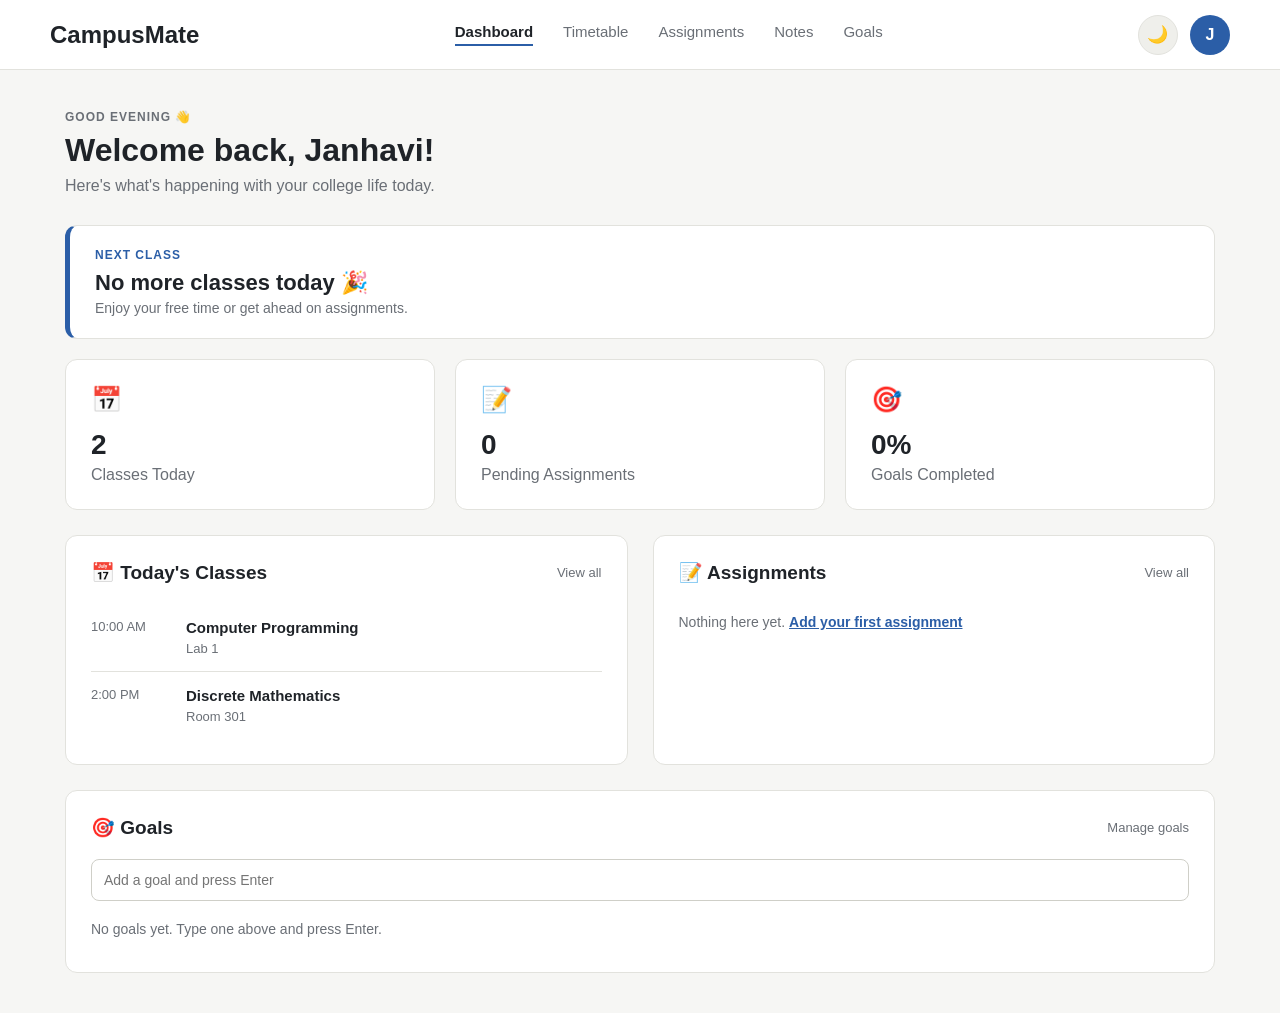
<file: index.html>
<!DOCTYPE html>
<html lang="en">
<head>
    <meta charset="UTF-8">
    <meta name="viewport" content="width=device-width, initial-scale=1.0">
    <title>CampusMate</title>
    <link rel="stylesheet" href="style.css">
</head>

<body>

    <header id="header"></header>

    <main>

        <section class="welcome">
            <p class="small-text" id="greeting"></p>
            <h1 id="welcome-name"></h1>
            <p>Here's what's happening with your college life today.</p>
        </section>

        <a class="alert" id="overdue-alert" href="assignments.html#overdue"></a>

        <section class="next-class" id="next-class"></section>

        <section class="stats">
            <a class="stat-card" href="timetable.html">
                <span>📅</span>
                <h3 id="classes-count">0</h3>
                <p>Classes Today</p>
            </a>
            <a class="stat-card" href="assignments.html">
                <span>📝</span>
                <h3 id="pending-count">0</h3>
                <p>Pending Assignments</p>
            </a>
            <a class="stat-card" href="goals.html">
                <span>🎯</span>
                <h3 id="progress-count">0%</h3>
                <p>Goals Completed</p>
            </a>
        </section>

        <section class="content">
            <div class="card">
                <div class="card-header">
                    <h2>📅 Today's Classes</h2>
                    <a href="timetable.html">View all</a>
                </div>
                <div id="today-classes"></div>
            </div>

            <div class="card">
                <div class="card-header">
                    <h2>📝 Assignments</h2>
                    <a href="assignments.html">View all</a>
                </div>
                <div id="dash-assignments"></div>
            </div>
        </section>

        <section class="card goals">
            <div class="card-header">
                <h2>🎯 Goals</h2>
                <a href="goals.html">Manage goals</a>
            </div>
            <div class="add-row">
                <input type="text" id="dash-goal-input" placeholder="Add a goal and press Enter" aria-label="New goal"
                       onkeydown="if (event.key === 'Enter') dashAddGoal()">
            </div>
            <div id="dash-goals"></div>
        </section>

    </main>

    <script src="script.js"></script>
    <script>
        renderHeader("dashboard");
        showDashboard();
    </script>
</body>
</html>
</file>
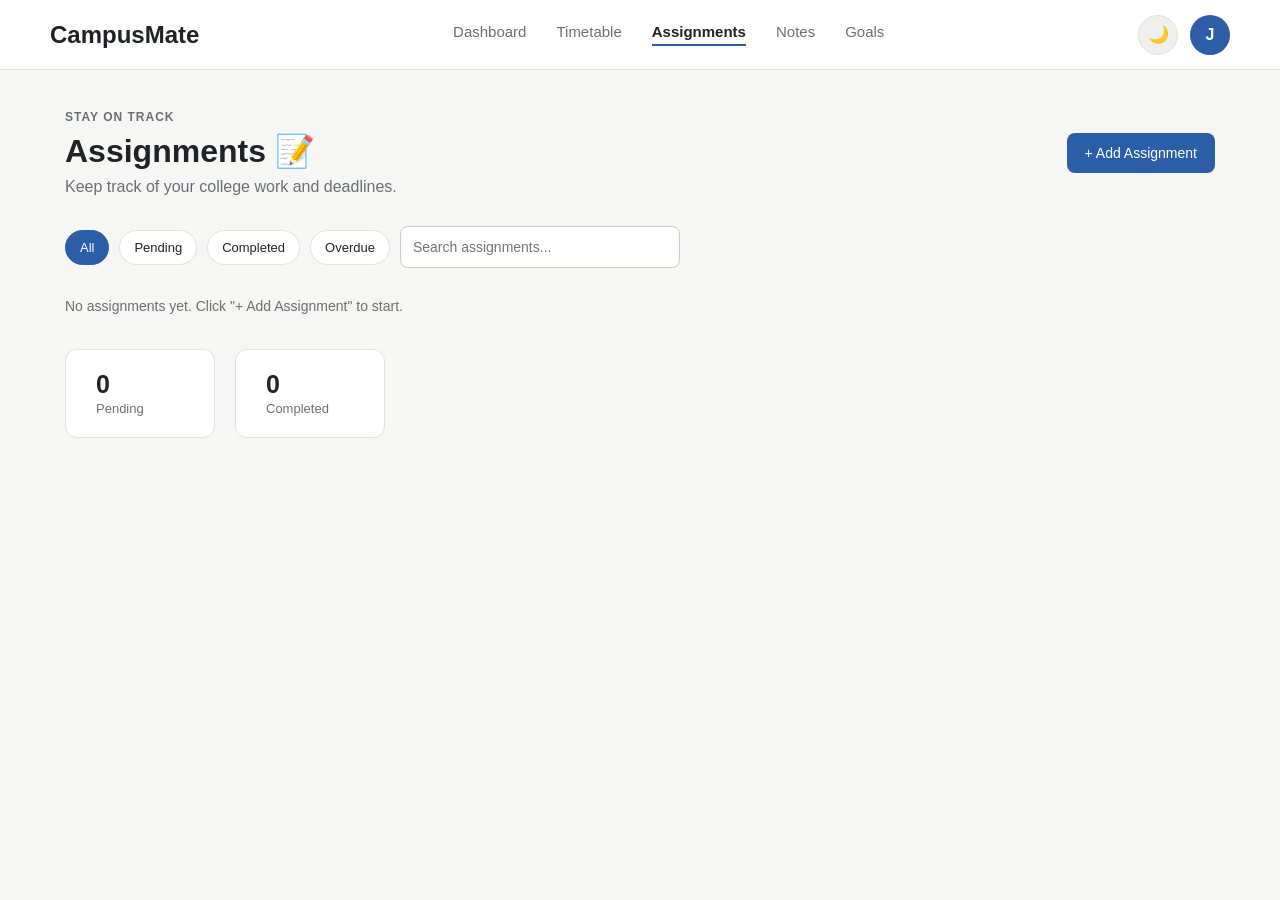
<file: assignments.html>
<!DOCTYPE html>
<html lang="en">
<head>
    <meta charset="UTF-8">
    <meta name="viewport" content="width=device-width, initial-scale=1.0">
    <title>Assignments - CampusMate</title>
    <link rel="stylesheet" href="style.css">
</head>

<body>

    <header id="header"></header>

    <main>

        <section class="welcome assignment-heading">
            <div>
                <p class="small-text">STAY ON TRACK</p>
                <h1>Assignments 📝</h1>
                <p>Keep track of your college work and deadlines.</p>
            </div>
            <button class="add-button" onclick="openAssignmentForm()">+ Add Assignment</button>
        </section>

        <div id="assignment-form" class="form-card">
            <h2 id="form-title">Add New Assignment</h2>
            <p class="form-error"></p>
            <label class="label-small" for="subject">Subject</label>
            <input type="text" id="subject" list="subject-list" placeholder="e.g. Web Technology" autocomplete="off">
            <datalist id="subject-list"></datalist>
            <label class="label-small" for="title">Title</label>
            <input type="text" id="title" placeholder="e.g. HTML & CSS assignment">
            <label class="label-small" for="due-date">Due date</label>
            <input type="date" id="due-date">
            <label class="label-small" for="priority">Priority</label>
            <select id="priority">
                <option value="high">High</option>
                <option value="medium" selected>Medium</option>
                <option value="low">Low</option>
            </select>
            <button class="save-button" id="save-assignment" onclick="saveAssignment()">Add Assignment</button>
            <button class="cancel-button" onclick="closeAssignmentForm()">Cancel</button>
        </div>

        <div class="toolbar">
            <button class="filter-button active" data-filter="all" onclick="setFilter('all')">All</button>
            <button class="filter-button" data-filter="pending" onclick="setFilter('pending')">Pending</button>
            <button class="filter-button" data-filter="completed" onclick="setFilter('completed')">Completed</button>
            <button class="filter-button" data-filter="overdue" onclick="setFilter('overdue')">Overdue</button>
            <input type="text" class="search-box" placeholder="Search assignments..." aria-label="Search assignments" oninput="setSearch(this.value)">
        </div>

        <section class="assignment-list" id="assignment-list"></section>

        <section class="assignment-summary">
            <div>
                <strong id="pending-count">0</strong>
                <span>Pending</span>
            </div>
            <div>
                <strong id="completed-count">0</strong>
                <span>Completed</span>
            </div>
        </section>

    </main>

    <script src="script.js"></script>
    <script>
        renderHeader("assignments");
        if (location.hash === "#overdue") { currentFilter = "overdue"; }   // link from the dashboard warning
        showAssignments();
    </script>
</body>
</html>
</file>
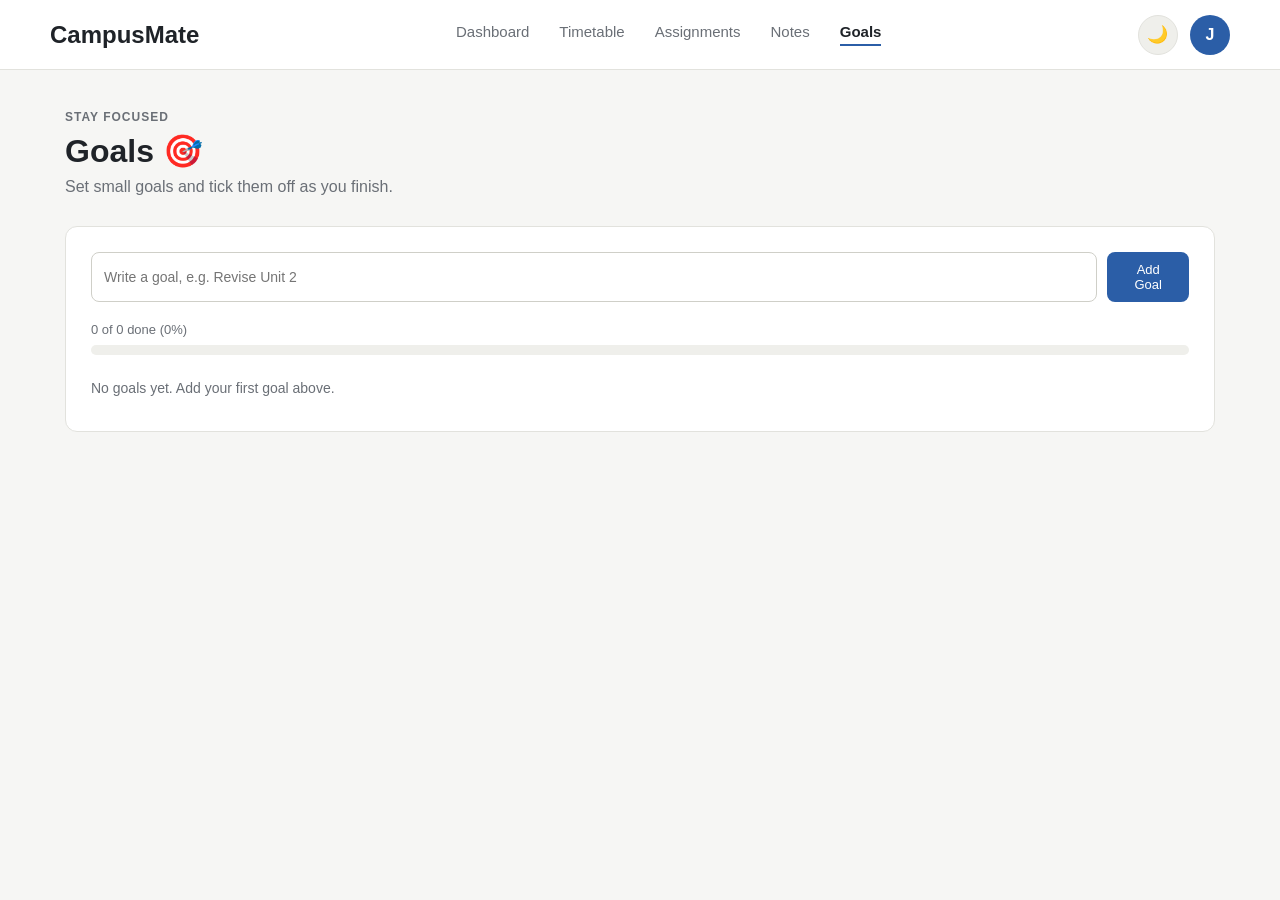
<file: goals.html>
<!DOCTYPE html>
<html lang="en">
<head>
    <meta charset="UTF-8">
    <meta name="viewport" content="width=device-width, initial-scale=1.0">
    <title>Goals - CampusMate</title>
    <link rel="stylesheet" href="style.css">
</head>

<body>

    <header id="header"></header>

    <main>

        <section class="welcome">
            <p class="small-text">STAY FOCUSED</p>
            <h1>Goals 🎯</h1>
            <p>Set small goals and tick them off as you finish.</p>
        </section>

        <section class="card" id="goal-card">
            <p class="form-error"></p>
            <div class="add-row">
                <input type="text" id="goal-input" placeholder="Write a goal, e.g. Revise Unit 2" aria-label="New goal"
                       onkeydown="if (event.key === 'Enter') addGoal()">
                <button class="save-button" onclick="addGoal()">Add Goal</button>
            </div>

            <p class="progress-text" id="goal-progress-text"></p>
            <div class="progress">
                <div class="progress-bar" id="goal-progress-bar"></div>
            </div>

            <div id="goal-list"></div>
        </section>

    </main>

    <script src="script.js"></script>
    <script>
        renderHeader("goals");
        showGoals();
    </script>
</body>
</html>
</file>
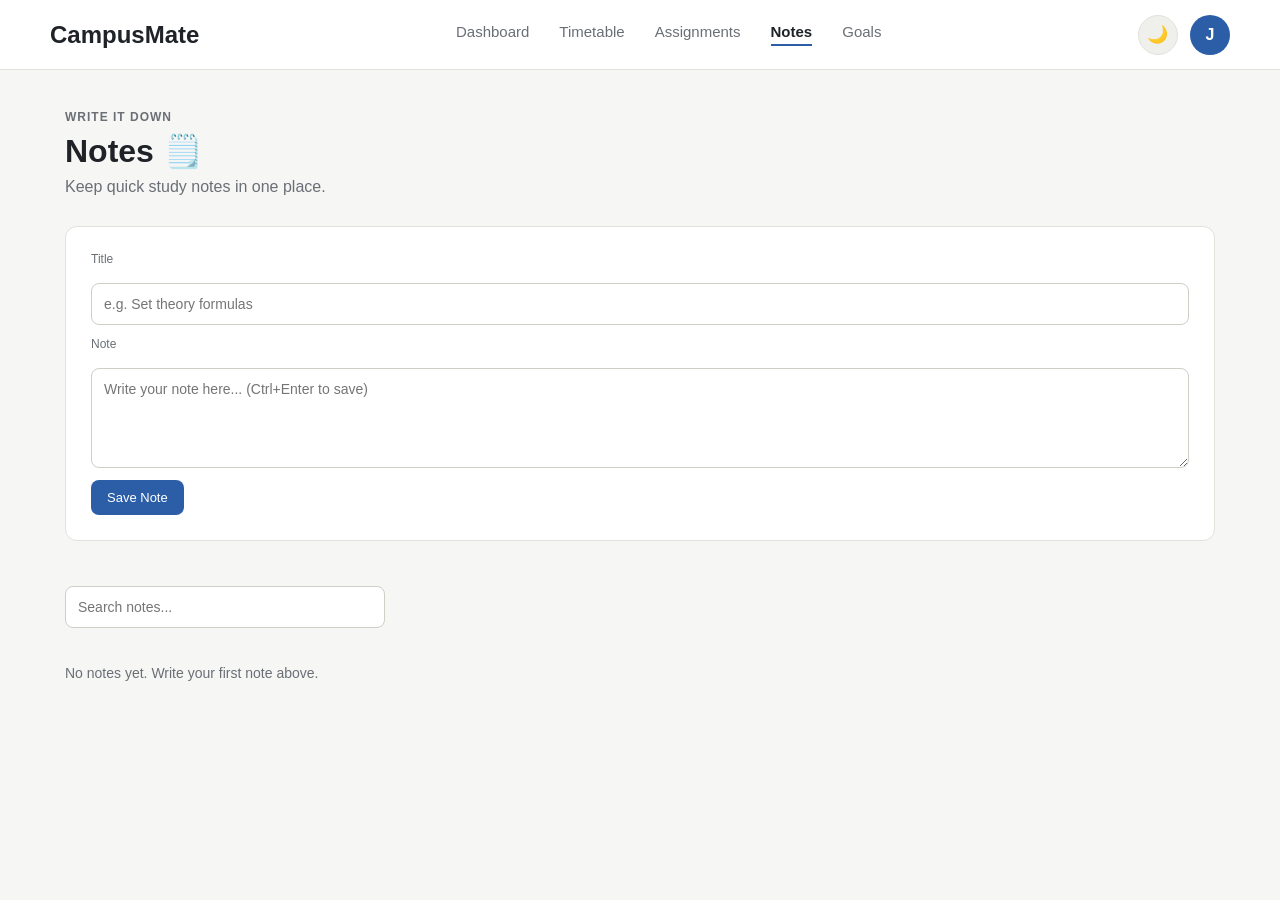
<file: notes.html>
<!DOCTYPE html>
<html lang="en">
<head>
    <meta charset="UTF-8">
    <meta name="viewport" content="width=device-width, initial-scale=1.0">
    <title>Notes - CampusMate</title>
    <link rel="stylesheet" href="style.css">
</head>

<body>

    <header id="header"></header>

    <main>

        <section class="welcome">
            <p class="small-text">WRITE IT DOWN</p>
            <h1>Notes 🗒️</h1>
            <p>Keep quick study notes in one place.</p>
        </section>

        <section class="card note-form" id="note-form">
            <p class="form-error"></p>
            <label class="label-small" for="note-title">Title</label>
            <input type="text" id="note-title" placeholder="e.g. Set theory formulas">
            <label class="label-small" for="note-text">Note</label>
            <textarea id="note-text" placeholder="Write your note here... (Ctrl+Enter to save)"></textarea>
            <button class="save-button" onclick="addNote()">Save Note</button>
        </section>

        <input type="text" class="search-box" placeholder="Search notes..." aria-label="Search notes" oninput="searchNotes(this.value)" style="margin-top:20px;max-width:320px">

        <section class="notes-grid" id="note-list"></section>

    </main>

    <script src="script.js"></script>
    <script>
        renderHeader("notes");
        showNotes();
    </script>
</body>
</html>
</file>
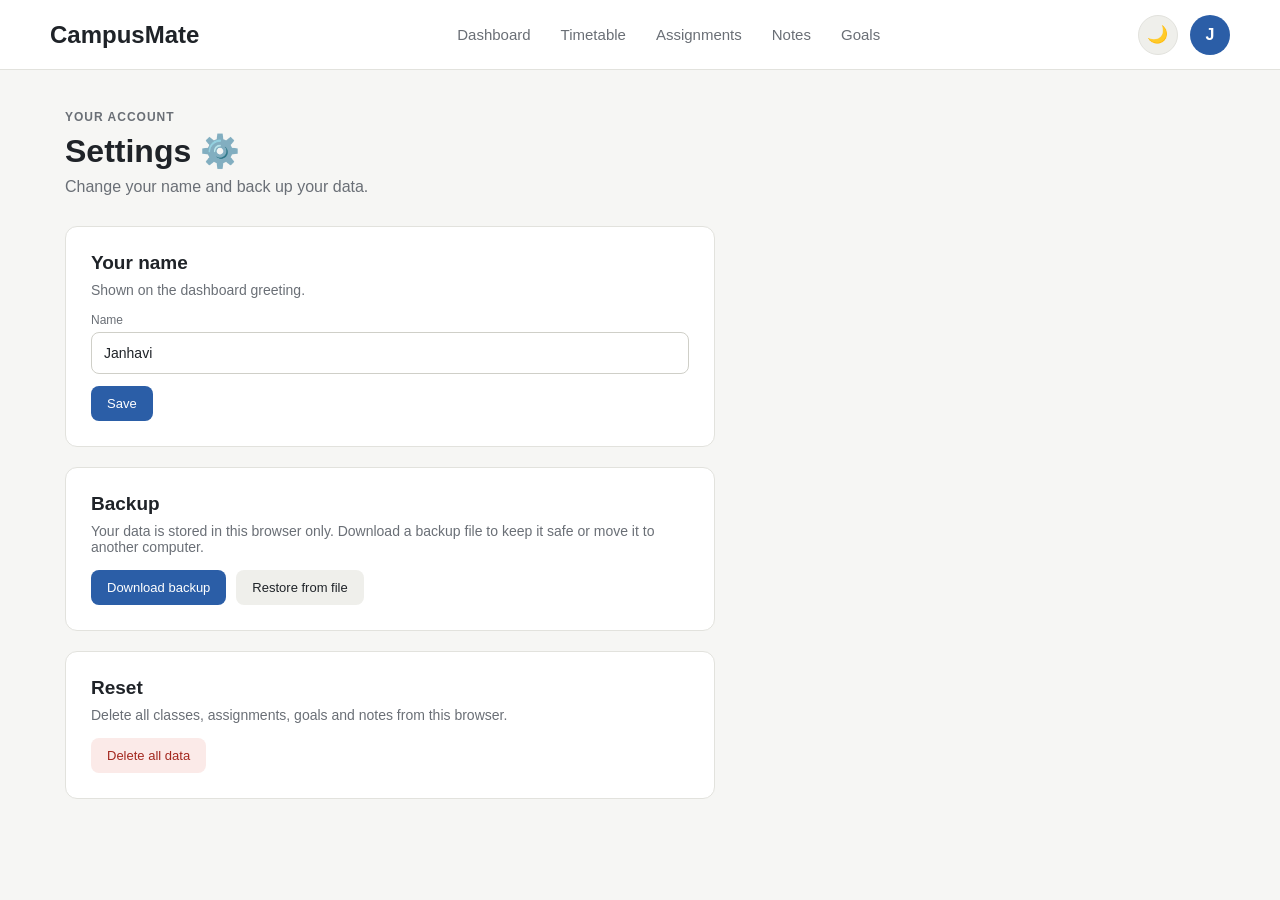
<file: settings.html>
<!DOCTYPE html>
<html lang="en">
<head>
    <meta charset="UTF-8">
    <meta name="viewport" content="width=device-width, initial-scale=1.0">
    <title>Settings - CampusMate</title>
    <link rel="stylesheet" href="style.css">
</head>

<body>

    <header id="header"></header>

    <main>

        <section class="welcome">
            <p class="small-text">YOUR ACCOUNT</p>
            <h1>Settings ⚙️</h1>
            <p>Change your name and back up your data.</p>
        </section>

        <section class="card settings-card" id="name-card">
            <h2>Your name</h2>
            <p>Shown on the dashboard greeting.</p>
            <p class="form-error"></p>
            <label class="label-small" for="name-input">Name</label>
            <input type="text" class="field" id="name-input" placeholder="Your name">
            <button class="save-button" onclick="saveName()">Save</button>
        </section>

        <section class="card settings-card">
            <h2>Backup</h2>
            <p>Your data is stored in this browser only. Download a backup file to keep it safe or move it to another computer.</p>
            <div class="row-buttons">
                <button class="save-button" onclick="exportData()">Download backup</button>
                <button class="cancel-button" style="margin-left:0" onclick="document.getElementById('import-file').click()">Restore from file</button>
                <input type="file" id="import-file" accept=".json" style="display:none" onchange="importData(event)">
            </div>
        </section>

        <section class="card settings-card">
            <h2>Reset</h2>
            <p>Delete all classes, assignments, goals and notes from this browser.</p>
            <button class="danger-button" onclick="resetData()">Delete all data</button>
        </section>

    </main>

    <script src="script.js"></script>
    <script>
        renderHeader("settings");
        showSettings();
    </script>
</body>
</html>
</file>
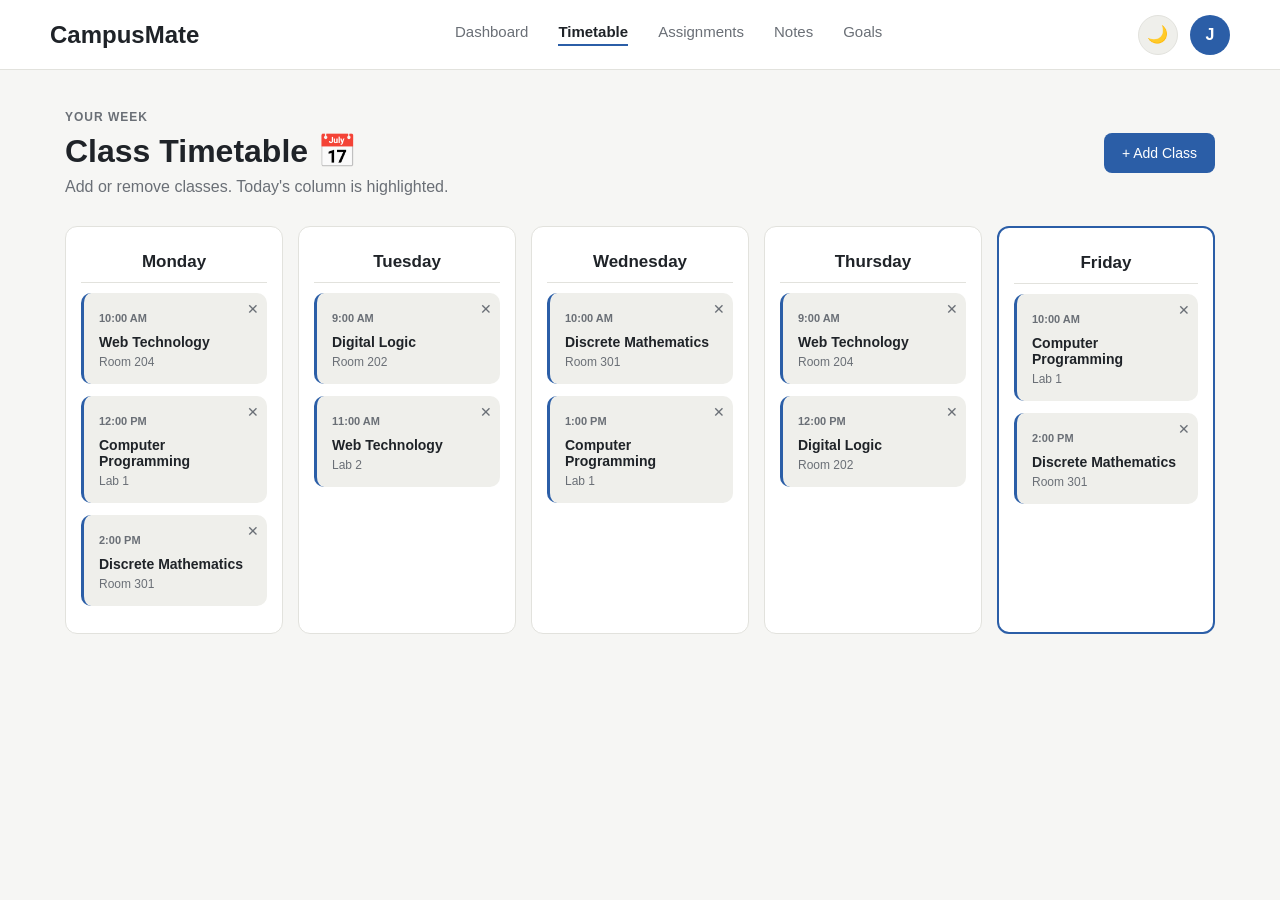
<file: timetable.html>
<!DOCTYPE html>
<html lang="en">
<head>
    <meta charset="UTF-8">
    <meta name="viewport" content="width=device-width, initial-scale=1.0">
    <title>Timetable - CampusMate</title>
    <link rel="stylesheet" href="style.css">
</head>

<body>

    <header id="header"></header>

    <main>

        <section class="welcome assignment-heading">
            <div>
                <p class="small-text">YOUR WEEK</p>
                <h1>Class Timetable 📅</h1>
                <p>Add or remove classes. Today's column is highlighted.</p>
            </div>
            <button class="add-button" onclick="toggleForm('class-form', true)">+ Add Class</button>
        </section>

        <div id="class-form" class="form-card">
            <h2>Add New Class</h2>
            <p class="form-error"></p>
            <label class="label-small" for="class-day">Day</label>
            <select id="class-day">
                <option>Monday</option>
                <option>Tuesday</option>
                <option>Wednesday</option>
                <option>Thursday</option>
                <option>Friday</option>
            </select>
            <label class="label-small" for="class-time">Start time</label>
            <input type="time" id="class-time">
            <label class="label-small" for="class-subject">Subject</label>
            <input type="text" id="class-subject" placeholder="e.g. Digital Logic">
            <label class="label-small" for="class-room">Room / Lab</label>
            <input type="text" id="class-room" placeholder="e.g. Room 202">
            <button class="save-button" onclick="addClass()">Add Class</button>
            <button class="cancel-button" onclick="toggleForm('class-form', false)">Cancel</button>
        </div>

        <section class="weekly-timetable" id="timetable"></section>

    </main>

    <script src="script.js"></script>
    <script>
        renderHeader("timetable");
        showTimetable();
    </script>
</body>
</html>
</file>
<file: style.css>
/* =========================================================
   CampusMate - style.css
   All colours are variables at the top.
   Dark mode = same variables with different values.
   ========================================================= */

:root {
    --bg: #f6f6f4;
    --card: #ffffff;
    --border: #e2e2dd;
    --text: #1f2328;
    --muted: #6a6f76;
    --soft: #efefeb;
    --soft-hover: #e2e2dc;
    --accent: #2b5ea7;
    --accent-hover: #204a85;
    --accent-text: #ffffff;
    --accent-soft: #e8eef8;
    --input-border: #cfcfc8;
    --note-bg: #fff8d6;
    --note-border: #ecdf9a;
    --high: #c5392e;
    --medium: #b7791f;
    --low: #2f7d4a;
    --warn-bg: #fbeae8;
    --warn-text: #a3281f;
}

[data-theme="dark"] {
    --bg: #17181a;
    --card: #202225;
    --border: #34373b;
    --text: #e6e6e3;
    --muted: #9a9ea5;
    --soft: #2a2c30;
    --soft-hover: #373a3f;
    --accent: #6fa0e6;
    --accent-hover: #8db6f0;
    --accent-text: #14171c;
    --accent-soft: #25303f;
    --input-border: #43474d;
    --note-bg: #38341e;
    --note-border: #5a5330;
    --high: #ef8b82;
    --medium: #e5b95c;
    --low: #7fc496;
    --warn-bg: #3b2321;
    --warn-text: #ef8b82;
}

* {
    margin: 0;
    padding: 0;
    box-sizing: border-box;
}

body {
    font-family: Arial, sans-serif;
    background: var(--bg);
    color: var(--text);
}


/* ---------- Header ---------- */

header {
    min-height: 70px;
    background: var(--card);
    display: flex;
    align-items: center;
    justify-content: space-between;
    padding: 0 50px;
    border-bottom: 1px solid var(--border);
}

.logo {
    font-size: 24px;
    font-weight: bold;
}

nav {
    display: flex;
    gap: 30px;
}

nav a {
    text-decoration: none;
    color: var(--muted);
    font-size: 15px;
}

nav a:hover {
    color: var(--text);
}

nav a.active {
    color: var(--text);
    font-weight: bold;
    border-bottom: 2px solid var(--accent);
    padding-bottom: 4px;
}

.header-right {
    display: flex;
    align-items: center;
    gap: 12px;
}

.theme-button {
    border: 1px solid var(--border);
    background: var(--soft);
    color: var(--text);
    width: 40px;
    height: 40px;
    border-radius: 50%;
    font-size: 17px;
    cursor: pointer;
}

.profile {
    width: 40px;
    height: 40px;
    border-radius: 50%;
    background: var(--accent);
    color: var(--accent-text);
    display: flex;
    align-items: center;
    justify-content: center;
    font-weight: bold;
    text-decoration: none;
}

main {
    max-width: 1200px;
    margin: 40px auto;
    padding: 0 25px;
}


/* ---------- Page heading ---------- */

.welcome {
    margin-bottom: 30px;
}

.small-text {
    font-size: 12px;
    font-weight: bold;
    color: var(--muted);
    letter-spacing: 1px;
    margin-bottom: 8px;
}

.welcome h1 {
    font-size: 32px;
    margin-bottom: 8px;
}

.welcome p {
    color: var(--muted);
}


/* ---------- Dashboard ---------- */

.alert {
    background: var(--warn-bg);
    color: var(--warn-text);
    padding: 14px 18px;
    border-radius: 12px;
    margin-bottom: 20px;
    font-size: 14px;
    font-weight: bold;
    display: none;
}

.next-class {
    background: var(--accent);
    color: var(--accent-text);
    border-radius: 15px;
    padding: 22px 25px;
    margin-bottom: 20px;
}

.next-class .label {
    font-size: 12px;
    letter-spacing: 1px;
    font-weight: bold;
    opacity: 0.7;
}

.next-class h2 {
    margin: 8px 0 4px;
    font-size: 22px;
}

.next-class p {
    opacity: 0.8;
    font-size: 14px;
}

.stats {
    display: grid;
    grid-template-columns: repeat(3, 1fr);
    gap: 20px;
    margin-bottom: 25px;
}

.stat-card {
    background: var(--card);
    padding: 25px;
    border-radius: 15px;
    border: 1px solid var(--border);
}

.stat-card span {
    font-size: 25px;
}

.stat-card h3 {
    font-size: 28px;
    margin-top: 15px;
}

.stat-card p {
    color: var(--muted);
    margin-top: 5px;
}

.content {
    display: grid;
    grid-template-columns: 1fr 1fr;
    gap: 25px;
}

.card {
    background: var(--card);
    border: 1px solid var(--border);
    border-radius: 15px;
    padding: 25px;
}

.card-header {
    display: flex;
    justify-content: space-between;
    align-items: center;
    margin-bottom: 20px;
}

.card-header h2 {
    font-size: 19px;
}

.card-header a {
    font-size: 13px;
    color: var(--muted);
    text-decoration: none;
}

.class-item {
    display: flex;
    gap: 20px;
    padding: 15px 0;
    border-bottom: 1px solid var(--border);
}

.class-item:last-child {
    border-bottom: none;
}

.time {
    width: 75px;
    font-size: 13px;
    color: var(--muted);
}

.class-item h3 {
    font-size: 15px;
    margin-bottom: 5px;
}

.class-item p {
    font-size: 13px;
    color: var(--muted);
}

.assignment {
    display: flex;
    justify-content: space-between;
    align-items: center;
    padding: 15px 0;
    border-bottom: 1px solid var(--border);
}

.assignment:last-child {
    border-bottom: none;
}

.assignment h3 {
    font-size: 15px;
    margin-bottom: 5px;
}

.assignment p {
    font-size: 13px;
    color: var(--muted);
}

.due {
    font-size: 12px;
    background: var(--soft);
    padding: 6px 10px;
    border-radius: 20px;
}

.goals {
    margin-top: 25px;
}

.goal {
    padding: 13px 0;
    border-bottom: 1px solid var(--border);
}

.goal:last-child {
    border-bottom: none;
}

.goal input {
    margin-right: 10px;
}

.empty {
    color: var(--muted);
    font-size: 14px;
    padding: 10px 0;
}


/* ---------- Timetable ---------- */

.weekly-timetable {
    display: grid;
    grid-template-columns: repeat(5, 1fr);
    gap: 15px;
}

.day-column {
    background: var(--card);
    border: 1px solid var(--border);
    border-radius: 15px;
    padding: 15px;
    min-height: 300px;
}

.day-column.today {
    border: 2px solid var(--accent);
}

.day-header {
    font-size: 17px;
    font-weight: bold;
    padding: 10px;
    margin-bottom: 10px;
    text-align: center;
    border-bottom: 1px solid var(--border);
}

.class-card {
    background: var(--soft);
    border-radius: 10px;
    padding: 15px;
    margin-bottom: 12px;
    position: relative;
}

.class-time {
    font-size: 11px;
    color: var(--muted);
    font-weight: bold;
}

.class-card h3 {
    font-size: 14px;
    margin-top: 8px;
    margin-bottom: 5px;
}

.class-card p {
    font-size: 12px;
    color: var(--muted);
}

.class-remove {
    position: absolute;
    top: 8px;
    right: 8px;
    border: none;
    background: transparent;
    color: var(--muted);
    cursor: pointer;
    font-size: 14px;
}

.class-remove:hover {
    color: var(--high);
}


/* ---------- Forms (shared) ---------- */

.form-card {
    display: none;
    background: var(--card);
    border: 1px solid var(--border);
    border-radius: 15px;
    padding: 25px;
    margin-bottom: 20px;
}

.form-card.open {
    display: block;
}

.form-card h2 {
    margin-bottom: 20px;
}

.form-card input,
.form-card select,
.add-row input,
.note-form input,
.note-form textarea,
.search-box,
.field {
    width: 100%;
    padding: 12px;
    margin-bottom: 12px;
    border: 1px solid var(--input-border);
    border-radius: 8px;
    font-size: 14px;
    font-family: inherit;
    background: var(--card);
    color: var(--text);
}

.add-row input {
    margin-bottom: 0;
}

.label-small {
    display: block;
    font-size: 12px;
    color: var(--muted);
    margin-bottom: 5px;
}

.save-button,
.cancel-button,
.add-button {
    border: none;
    padding: 10px 16px;
    border-radius: 8px;
    cursor: pointer;
    font-size: 13px;
}

.save-button,
.add-button {
    background: var(--accent);
    color: var(--accent-text);
}

.add-button {
    padding: 12px 18px;
    font-size: 14px;
}

.save-button:hover,
.add-button:hover {
    background: var(--accent-hover);
}

.cancel-button {
    background: var(--soft);
    color: var(--text);
    margin-left: 8px;
}

.cancel-button:hover {
    background: var(--soft-hover);
}

.danger-button {
    background: var(--warn-bg);
    color: var(--warn-text);
    border: none;
    padding: 10px 16px;
    border-radius: 8px;
    cursor: pointer;
    font-size: 13px;
}

.row-buttons {
    display: flex;
    gap: 10px;
    flex-wrap: wrap;
}


/* ---------- Assignments ---------- */

.assignment-heading {
    display: flex;
    justify-content: space-between;
    align-items: center;
}

.toolbar {
    display: flex;
    gap: 10px;
    align-items: center;
    margin-bottom: 20px;
    flex-wrap: wrap;
}

.toolbar .search-box {
    margin-bottom: 0;
    max-width: 280px;
}

.filter-button {
    border: 1px solid var(--border);
    background: var(--card);
    color: var(--text);
    padding: 9px 14px;
    border-radius: 20px;
    cursor: pointer;
    font-size: 13px;
}

.filter-button.active {
    background: var(--accent);
    color: var(--accent-text);
}

.assignment-list {
    display: flex;
    flex-direction: column;
    gap: 15px;
}

.assignment-card {
    background: var(--card);
    border: 1px solid var(--border);
    border-radius: 15px;
    padding: 22px;
    display: flex;
    justify-content: space-between;
    align-items: center;
}

.assignment-status {
    font-size: 12px;
    font-weight: bold;
}

.assignment-status.pending {
    color: var(--medium);
}

.assignment-status.completed {
    color: var(--low);
}

.assignment-status.overdue {
    color: var(--high);
}

.assignment-card.is-done h2 {
    text-decoration: line-through;
    color: var(--muted);
}

.assignment-info h2 {
    font-size: 17px;
    margin-top: 8px;
    margin-bottom: 5px;
}

.subject {
    color: var(--muted);
    font-size: 13px;
}

.tag {
    display: inline-block;
    font-size: 11px;
    font-weight: bold;
    padding: 3px 9px;
    border-radius: 20px;
    margin-left: 8px;
    border: 1px solid currentColor;
}

.tag.high { color: var(--high); }
.tag.medium { color: var(--medium); }
.tag.low { color: var(--low); }

.assignment-actions {
    display: flex;
    align-items: center;
    gap: 10px;
    flex-wrap: wrap;
}

.deadline {
    font-size: 12px;
    background: var(--soft);
    padding: 7px 10px;
    border-radius: 20px;
}

.deadline.overdue {
    background: var(--warn-bg);
    color: var(--warn-text);
}

.complete-button,
.edit-button,
.delete-button {
    border: none;
    padding: 8px 12px;
    border-radius: 7px;
    cursor: pointer;
    font-size: 12px;
    background: var(--soft);
    color: var(--text);
}

.complete-button:hover,
.edit-button:hover,
.delete-button:hover {
    background: var(--soft-hover);
}

.assignment-summary {
    display: flex;
    gap: 20px;
    margin-top: 25px;
}

.assignment-summary div {
    background: var(--card);
    border: 1px solid var(--border);
    border-radius: 15px;
    padding: 20px 30px;
    min-width: 150px;
}

.assignment-summary strong {
    display: block;
    font-size: 25px;
}

.assignment-summary span {
    color: var(--muted);
    font-size: 13px;
}


/* ---------- Goals ---------- */

.add-row {
    display: flex;
    gap: 10px;
    margin-bottom: 20px;
}

.progress-text {
    font-size: 13px;
    color: var(--muted);
    margin-bottom: 8px;
}

.progress {
    height: 10px;
    background: var(--soft);
    border-radius: 10px;
    margin-bottom: 15px;
    overflow: hidden;
}

.progress-bar {
    height: 100%;
    width: 0;
    background: var(--accent);
    transition: width 0.3s;
}

.goal-row {
    display: flex;
    justify-content: space-between;
    align-items: center;
}

.goal label {
    cursor: pointer;
}

.goal-done span {
    text-decoration: line-through;
    color: var(--muted);
}


/* ---------- Notes ---------- */

.note-form {
    display: flex;
    flex-direction: column;
    gap: 12px;
    margin-bottom: 25px;
}

.note-form input,
.note-form textarea {
    margin-bottom: 0;
}

.note-form textarea {
    min-height: 100px;
    resize: vertical;
}

.note-form .save-button {
    align-self: flex-start;
}

.notes-grid {
    display: grid;
    grid-template-columns: repeat(3, 1fr);
    gap: 20px;
    margin-top: 15px;
}

.note-card {
    background: var(--note-bg);
    border: 1px solid var(--note-border);
    border-radius: 12px;
    padding: 20px;
    display: flex;
    flex-direction: column;
    gap: 10px;
}

.note-card h3 {
    font-size: 16px;
}

.note-card p {
    font-size: 14px;
    white-space: pre-wrap;
    flex: 1;
}

.note-card .note-date {
    font-size: 11px;
    color: var(--muted);
}

.note-card .delete-button {
    align-self: flex-start;
}


/* ---------- Settings ---------- */

.settings-card {
    margin-bottom: 20px;
    max-width: 650px;
}

.settings-card h2 {
    font-size: 19px;
    margin-bottom: 8px;
}

.settings-card p {
    color: var(--muted);
    font-size: 14px;
    margin-bottom: 15px;
}

.settings-card .field {
    margin-bottom: 12px;
}


/* ---------- Toast message ---------- */

.toast {
    position: fixed;
    bottom: 30px;
    left: 50%;
    transform: translateX(-50%) translateY(20px);
    background: var(--accent);
    color: var(--accent-text);
    padding: 12px 22px;
    border-radius: 25px;
    font-size: 14px;
    opacity: 0;
    transition: all 0.3s;
    pointer-events: none;
    z-index: 10;
}

.toast.show {
    opacity: 1;
    transform: translateX(-50%) translateY(0);
}


/* ---------- Small screens ---------- */

@media (max-width: 900px) {

    header {
        flex-wrap: wrap;
        padding: 15px 20px;
        gap: 10px;
    }

    nav {
        gap: 15px;
        flex-wrap: wrap;
        order: 3;
        width: 100%;
    }

    .weekly-timetable {
        grid-template-columns: repeat(2, 1fr);
    }

    .stats,
    .content,
    .notes-grid {
        grid-template-columns: 1fr;
    }

    .assignment-card {
        flex-direction: column;
        align-items: flex-start;
        gap: 15px;
    }

    .assignment-heading {
        flex-direction: column;
        align-items: flex-start;
        gap: 15px;
    }
}

@media (max-width: 600px) {

    .weekly-timetable {
        grid-template-columns: 1fr;
    }
}


/* ---------- Final touches (kept simple) ---------- */

.next-class {
    background: var(--card);
    color: var(--text);
    border: 1px solid var(--border);
    border-left: 5px solid var(--accent);
    border-radius: 12px;
}

.next-class .label {
    color: var(--accent);
    opacity: 1;
}

.next-class p {
    color: var(--muted);
    opacity: 1;
}

.card,
.stat-card,
.assignment-card,
.day-column,
.form-card,
.assignment-summary div {
    border-radius: 12px;
}

.assignment-card {
    border-left: 4px solid var(--medium);
}

.assignment-card:has(.tag.high) {
    border-left-color: var(--high);
}

.assignment-card:has(.tag.low) {
    border-left-color: var(--low);
}

.assignment-card.is-done {
    border-left-color: var(--border);
}

.class-card {
    border-left: 3px solid var(--accent);
}

.day-column.today {
    border: 2px solid var(--accent);
}

.filter-button.active {
    background: var(--accent);
    color: var(--accent-text);
    border-color: var(--accent);
}

input:focus,
select:focus,
textarea:focus {
    outline: none;
    border-color: var(--accent);
}

input[type="checkbox"] {
    accent-color: var(--accent);
}


/* ---------- UX additions ---------- */

/* error message inside a form */
.form-error {
    display: none;
    background: var(--warn-bg);
    color: var(--warn-text);
    padding: 10px 12px;
    border-radius: 8px;
    font-size: 13px;
    margin-bottom: 12px;
}

/* stat cards on the dashboard are links */
a.stat-card {
    display: block;
    color: inherit;
    text-decoration: none;
}

a.stat-card:hover {
    border-color: var(--accent);
}

/* overdue warning is a link too */
a.alert {
    text-decoration: none;
}

a.alert:hover {
    text-decoration: underline;
}

/* deadline colours on the dashboard */
.due.overdue {
    background: var(--warn-bg);
    color: var(--warn-text);
}

.due.soon {
    color: var(--medium);
    font-weight: bold;
}

.dash-actions {
    display: flex;
    align-items: center;
    gap: 8px;
}

.more-link {
    display: block;
    padding-top: 12px;
    font-size: 13px;
    font-weight: bold;
    color: var(--accent);
    text-decoration: none;
}

.empty a {
    color: var(--accent);
    font-weight: bold;
}

.goals .add-row {
    margin-bottom: 10px;
}

.add-row input {
    width: 100%;
    padding: 12px;
}
</file>
